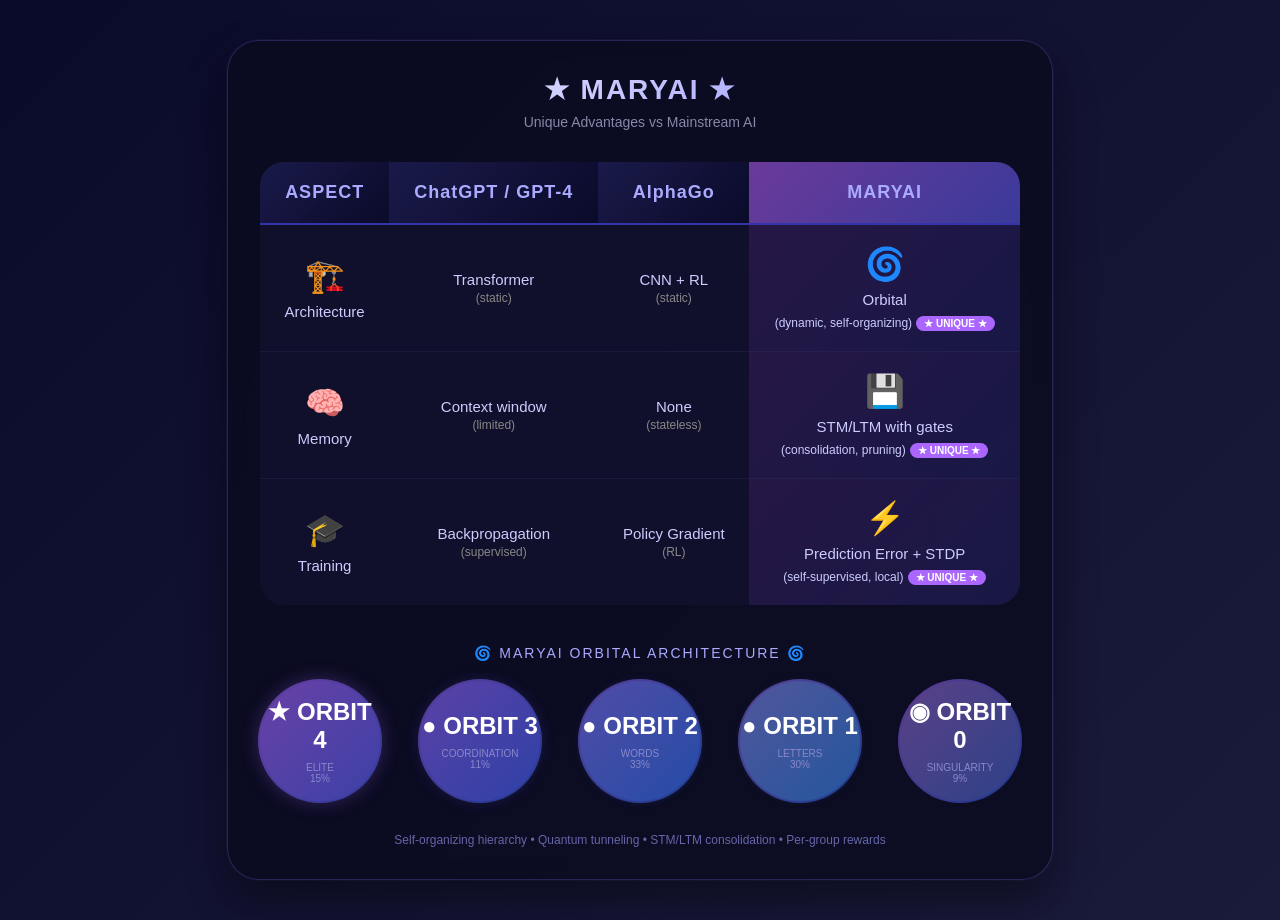
<file: README.html>
<!DOCTYPE html>
<html>
<head>
<style>
* {
    margin: 0;
    padding: 0;
    box-sizing: border-box;
}

body {
    background: linear-gradient(135deg, #0a0a2a 0%, #1a1a3a 100%);
    font-family: 'Segoe UI', 'SF Pro Display', -apple-system, BlinkMacSystemFont, sans-serif;
    display: flex;
    justify-content: center;
    align-items: center;
    min-height: 100vh;
    padding: 40px;
}

.comparison-container {
    background: rgba(10, 10, 30, 0.8);
    backdrop-filter: blur(10px);
    border-radius: 32px;
    padding: 32px;
    border: 1px solid rgba(100, 100, 200, 0.3);
    box-shadow: 0 20px 40px rgba(0, 0, 0, 0.4), 0 0 0 1px rgba(100, 100, 200, 0.1);
}

.title {
    text-align: center;
    margin-bottom: 32px;
}

.title h1 {
    color: #ffffff;
    font-size: 28px;
    letter-spacing: 2px;
    background: linear-gradient(135deg, #fff, #8888ff);
    -webkit-background-clip: text;
    background-clip: text;
    color: transparent;
}

.title p {
    color: #8888aa;
    font-size: 14px;
    margin-top: 8px;
}

.comparison-table {
    width: 100%;
    border-collapse: separate;
    border-spacing: 0;
    border-radius: 24px;
    overflow: hidden;
}

.comparison-table th,
.comparison-table td {
    padding: 20px 24px;
    text-align: center;
    transition: all 0.3s ease;
}

.comparison-table th {
    background: linear-gradient(135deg, #1a1a4a, #0a0a2a);
    color: #aaaaff;
    font-weight: 600;
    font-size: 18px;
    letter-spacing: 1px;
    border-bottom: 2px solid #3333aa;
}

.comparison-table td {
    background: rgba(20, 20, 50, 0.6);
    color: #ccccff;
    font-size: 15px;
    border-bottom: 1px solid rgba(50, 50, 100, 0.3);
}

.comparison-table tr:last-child td {
    border-bottom: none;
}

/* Стили для каждой колонки */
.col-chatgpt td:first-child {
    background: rgba(30, 30, 70, 0.4);
    border-left: 3px solid #44aa44;
}

.col-chatgpt td:first-child::before {
    content: "🤖 ";
}

.col-alphago td:nth-child(2) {
    background: rgba(30, 30, 70, 0.4);
    border-left: 3px solid #ff6644;
}

.col-alphago td:nth-child(2)::before {
    content: "⚫ ";
}

.col-maryai td:last-child {
    background: linear-gradient(135deg, rgba(100, 50, 150, 0.3), rgba(50, 50, 150, 0.3));
    border-left: 3px solid #aa66ff;
    font-weight: 600;
    color: #ddaaff;
}

.col-maryai td:last-child::before {
    content: "✨ ";
}

/* Иконки */
.icon {
    font-size: 32px;
    display: block;
    margin-bottom: 8px;
}

.badge {
    display: inline-block;
    background: #aa66ff;
    color: white;
    font-size: 10px;
    padding: 2px 8px;
    border-radius: 20px;
    margin-top: 8px;
    font-weight: bold;
}

/* Анимации */
.comparison-table tr:hover td {
    background: rgba(80, 80, 150, 0.3);
    transform: scale(1.01);
}

/* Орбитальная диаграмма */
.orbital-diagram {
    margin-top: 40px;
    text-align: center;
}

.orbital-title {
    color: #aaaaff;
    font-size: 14px;
    margin-bottom: 20px;
    letter-spacing: 2px;
}

.orbits {
    display: flex;
    justify-content: center;
    gap: 40px;
    flex-wrap: wrap;
}

.orbit {
    position: relative;
    width: 120px;
    height: 120px;
    border-radius: 50%;
    display: flex;
    flex-direction: column;
    align-items: center;
    justify-content: center;
    transition: all 0.3s ease;
}

.orbit::before {
    content: '';
    position: absolute;
    top: -2px;
    left: -2px;
    right: -2px;
    bottom: -2px;
    border-radius: 50%;
    background: linear-gradient(135deg, #aa66ff, #3366ff);
    opacity: 0.5;
    z-index: -1;
}

.orbit-level {
    font-size: 24px;
    font-weight: bold;
    color: white;
}

.orbit-label {
    font-size: 10px;
    color: #8888cc;
    margin-top: 8px;
}

.orbit-4 { background: rgba(170, 102, 255, 0.2); box-shadow: 0 0 20px rgba(170, 102, 255, 0.3); }
.orbit-3 { background: rgba(102, 102, 255, 0.2); box-shadow: 0 0 15px rgba(102, 102, 255, 0.2); }
.orbit-2 { background: rgba(51, 153, 255, 0.2); box-shadow: 0 0 10px rgba(51, 153, 255, 0.15); }
.orbit-1 { background: rgba(51, 204, 204, 0.2); box-shadow: 0 0 8px rgba(51, 204, 204, 0.1); }
.orbit-0 { background: rgba(102, 102, 102, 0.2); }

.footer {
    text-align: center;
    margin-top: 32px;
    color: #6666aa;
    font-size: 12px;
}
</style>
</head>
<body>
<div class="comparison-container">
    <div class="title">
        <h1>★ MARYAI ★</h1>
        <p>Unique Advantages vs Mainstream AI</p>
    </div>

    <table class="comparison-table">
        <thead>
            <tr>
                <th>ASPECT</th>
                <th>ChatGPT / GPT-4</th>
                <th>AlphaGo</th>
                <th style="background: linear-gradient(135deg, #6a3a9a, #3a3a9a);">MARYAI</th>
            </tr>
        </thead>
        <tbody>
            <tr>
                <td><span class="icon">🏗️</span>Architecture</td>
                <td>Transformer<br><span style="font-size: 12px; color: #888;">(static)</span></td>
                <td>CNN + RL<br><span style="font-size: 12px; color: #888;">(static)</span></td>
                <td style="background: linear-gradient(135deg, rgba(100,50,150,0.3), rgba(50,50,150,0.3));">
                    <span class="icon">🌀</span>Orbital<br>
                    <span style="font-size: 12px;">(dynamic, self-organizing)</span>
                    <span class="badge">★ UNIQUE ★</span>
                </td>
            </tr>
            <tr>
                <td><span class="icon">🧠</span>Memory</td>
                <td>Context window<br><span style="font-size: 12px; color: #888;">(limited)</span></td>
                <td>None<br><span style="font-size: 12px; color: #888;">(stateless)</span></td>
                <td style="background: linear-gradient(135deg, rgba(100,50,150,0.3), rgba(50,50,150,0.3));">
                    <span class="icon">💾</span>STM/LTM with gates<br>
                    <span style="font-size: 12px;">(consolidation, pruning)</span>
                    <span class="badge">★ UNIQUE ★</span>
                </td>
            </tr>
            <tr>
                <td><span class="icon">🎓</span>Training</td>
                <td>Backpropagation<br><span style="font-size: 12px; color: #888;">(supervised)</span></td>
                <td>Policy Gradient<br><span style="font-size: 12px; color: #888;">(RL)</span></td>
                <td style="background: linear-gradient(135deg, rgba(100,50,150,0.3), rgba(50,50,150,0.3));">
                    <span class="icon">⚡</span>Prediction Error + STDP<br>
                    <span style="font-size: 12px;">(self-supervised, local)</span>
                    <span class="badge">★ UNIQUE ★</span>
                </td>
            </tr>
        </tbody>
    </table>

    <!-- Орбитальная диаграмма -->
    <div class="orbital-diagram">
        <div class="orbital-title">🌀 MARYAI ORBITAL ARCHITECTURE 🌀</div>
        <div class="orbits">
            <div class="orbit orbit-4">
                <div class="orbit-level">★ ORBIT 4</div>
                <div class="orbit-label">ELITE<br>15%</div>
            </div>
            <div class="orbit orbit-3">
                <div class="orbit-level">● ORBIT 3</div>
                <div class="orbit-label">COORDINATION<br>11%</div>
            </div>
            <div class="orbit orbit-2">
                <div class="orbit-level">● ORBIT 2</div>
                <div class="orbit-label">WORDS<br>33%</div>
            </div>
            <div class="orbit orbit-1">
                <div class="orbit-level">● ORBIT 1</div>
                <div class="orbit-label">LETTERS<br>30%</div>
            </div>
            <div class="orbit orbit-0">
                <div class="orbit-level">◉ ORBIT 0</div>
                <div class="orbit-label">SINGULARITY<br>9%</div>
            </div>
        </div>
    </div>

    <div class="footer">
        Self-organizing hierarchy • Quantum tunneling • STM/LTM consolidation • Per-group rewards
    </div>
</div>
</body>
</html>
</file>
